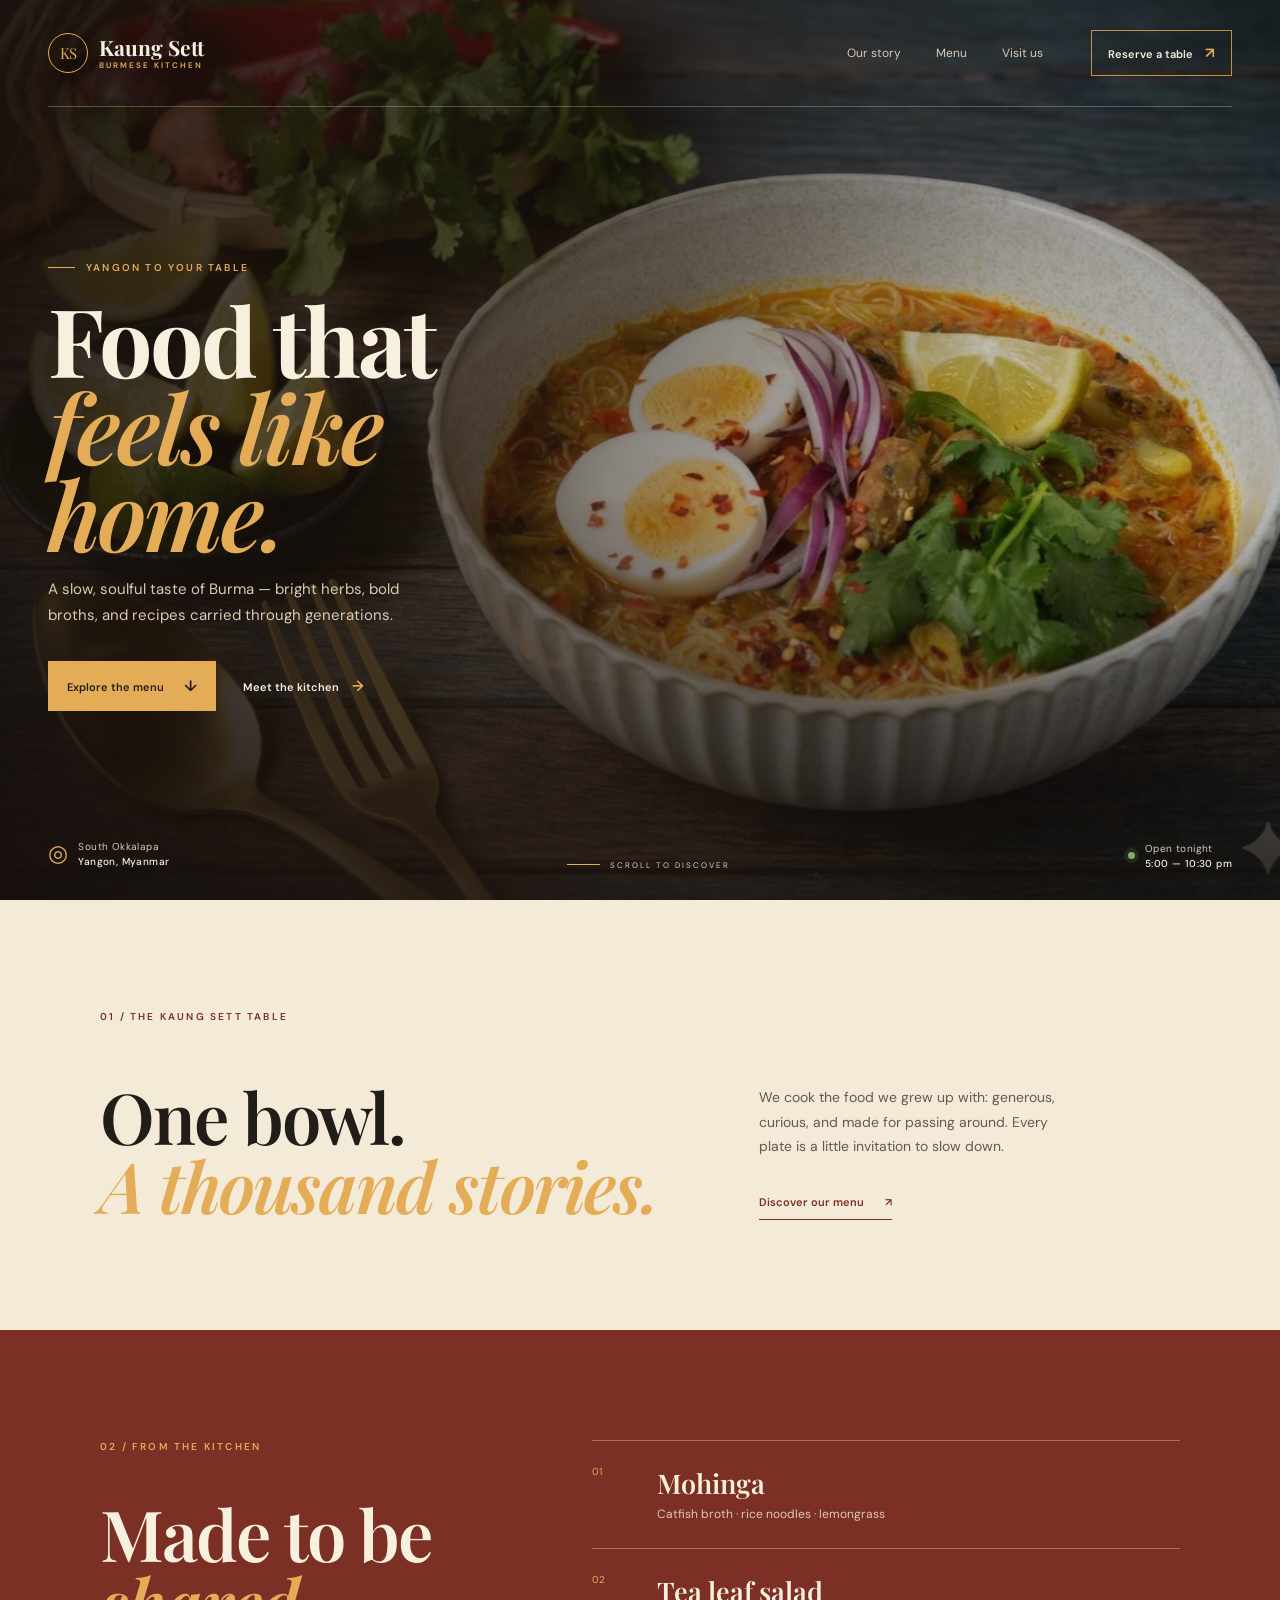
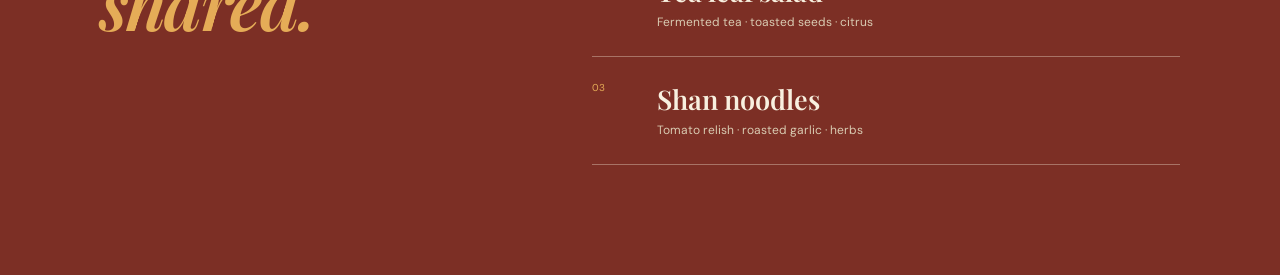
<file: index.html>
<!doctype html>
<html lang="en">
<head>
  <meta charset="UTF-8" />
  <meta name="viewport" content="width=device-width, initial-scale=1.0" />
  <meta name="description" content="Kaung Sett Burmese Restaurant - soulful food, shared slowly." />
  <title>Kaung Sett | Burmese Restaurant</title>
  <link rel="preconnect" href="https://fonts.googleapis.com" />
  <link rel="preconnect" href="https://fonts.gstatic.com" crossorigin />
  <link href="https://fonts.googleapis.com/css2?family=DM+Sans:wght@400;500;600&family=Playfair+Display:ital,wght@0,600;0,700;1,600;1,700&display=swap" rel="stylesheet" />
  <link rel="stylesheet" href="styles.css" />
</head>
<body>
  <main>
    <section class="hero" id="home" aria-label="Welcome to Kaung Sett Burmese Restaurant">
      <div class="hero-image" role="img" aria-label="A steaming bowl of Burmese mohinga with herbs and lime"></div>
      <div class="hero-wash"></div>

      <header class="site-header">
        <a class="brand" href="#home" aria-label="Kaung Sett home">
          <span class="brand-mark">KS</span>
          <span class="brand-copy"><strong>Kaung Sett</strong><small>BURMESE KITCHEN</small></span>
        </a>
        <nav class="nav-links" aria-label="Primary navigation">
          <a href="story.html">Our story</a>
          <a href="menu.html">Menu</a>
          <a href="visit.html">Visit us</a>
        </nav>
        <a class="reserve-button" href="#reserve">Reserve a table <span aria-hidden="true">↗</span></a>
      </header>

      <div class="hero-content">
        <p class="eyebrow"><span></span> Yangon to your table</p>
        <h1>Food that<br /><em>feels like home.</em></h1>
        <p class="hero-intro">A slow, soulful taste of Burma — bright herbs, bold broths, and recipes carried through generations.</p>
        <div class="hero-actions">
            <a class="primary-button" href="menu.html">Explore the menu <span aria-hidden="true">↓</span></a>
            <a class="text-button" href="story.html">Meet the kitchen <span aria-hidden="true">→</span></a>
        </div>
      </div>

      <div class="hero-footer">
        <div class="location"><span class="pin">◎</span><span>South Okkalapa<br /><strong>Yangon, Myanmar</strong></span></div>
        <div class="scroll-cue"><span class="line"></span> Scroll to discover</div>
        <div class="open-hours"><span class="status-dot"></span><span>Open tonight<br /><strong>5:00 — 10:30 pm</strong></span></div>
      </div>
    </section>

    <section class="intro-section" id="story">
      <div class="section-kicker">01 / The Kaung Sett table</div>
      <div class="intro-grid">
        <h2>One bowl.<br /><em>A thousand stories.</em></h2>
        <div class="intro-copy"><p>We cook the food we grew up with: generous, curious, and made for passing around. Every plate is a little invitation to slow down.</p><a href="menu.html" class="arrow-link">Discover our menu <span>↗</span></a></div>
      </div>
    </section>

    <section class="menu-section" id="menu">
      <div><div class="section-kicker">02 / From the kitchen</div><h2>Made to be<br /><em>shared.</em></h2></div>
      <div class="dish-list"><article><span>01</span><h3>Mohinga</h3><p>Catfish broth · rice noodles · lemongrass</p></article><article><span>02</span><h3>Tea leaf salad</h3><p>Fermented tea · toasted seeds · citrus</p></article><article><span>03</span><h3>Shan noodles</h3><p>Tomato relish · roasted garlic · herbs</p></article></div>
    </section>
  </main>
  <script src="script.js"></script>
</body>
</html>
</file>
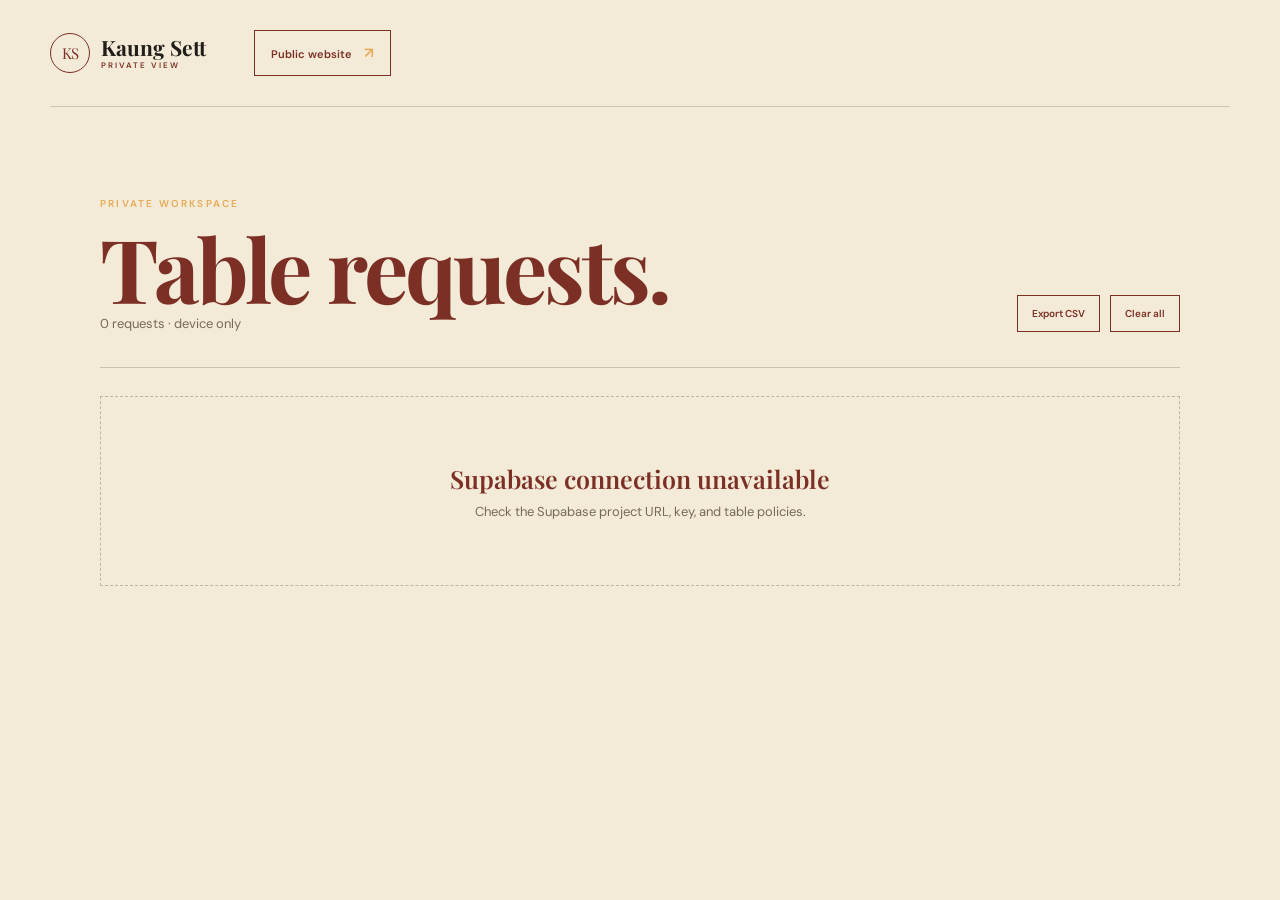
<file: admin.html>
<!doctype html>
<html lang="en">
<head>
  <meta charset="UTF-8" />
  <meta name="viewport" content="width=device-width, initial-scale=1.0" />
  <meta name="robots" content="noindex, nofollow" />
  <title>Private Requests | Kaung Sett</title>
  <link rel="preconnect" href="https://fonts.googleapis.com" />
  <link rel="preconnect" href="https://fonts.gstatic.com" crossorigin />
  <link href="https://fonts.googleapis.com/css2?family=DM+Sans:wght@400;500;600&family=Playfair+Display:ital,wght@0,600;0,700;1,600;1,700&display=swap" rel="stylesheet" />
  <link rel="stylesheet" href="styles.css" />
</head>
<body class="inner-page admin-page">
  <header class="site-header"><a class="brand" href="index.html"><span class="brand-mark">KS</span><span class="brand-copy"><strong>Kaung Sett</strong><small>PRIVATE VIEW</small></span></a><a class="reserve-button" href="visit.html">Public website <span>↗</span></a></header>
  <main class="admin-shell">
    <div class="admin-heading"><div><div class="section-kicker">Private workspace</div><h1>Table requests.</h1><p id="reservation-count">0 requests</p></div><div class="admin-actions"><button id="export-reservations" type="button">Export CSV</button><button id="clear-reservations" type="button">Clear all</button></div></div>
    <section id="reservation-list" class="reservation-list" aria-live="polite"></section>
  </main>
  <script src="script.js"></script>
</body>
</html>
</file>
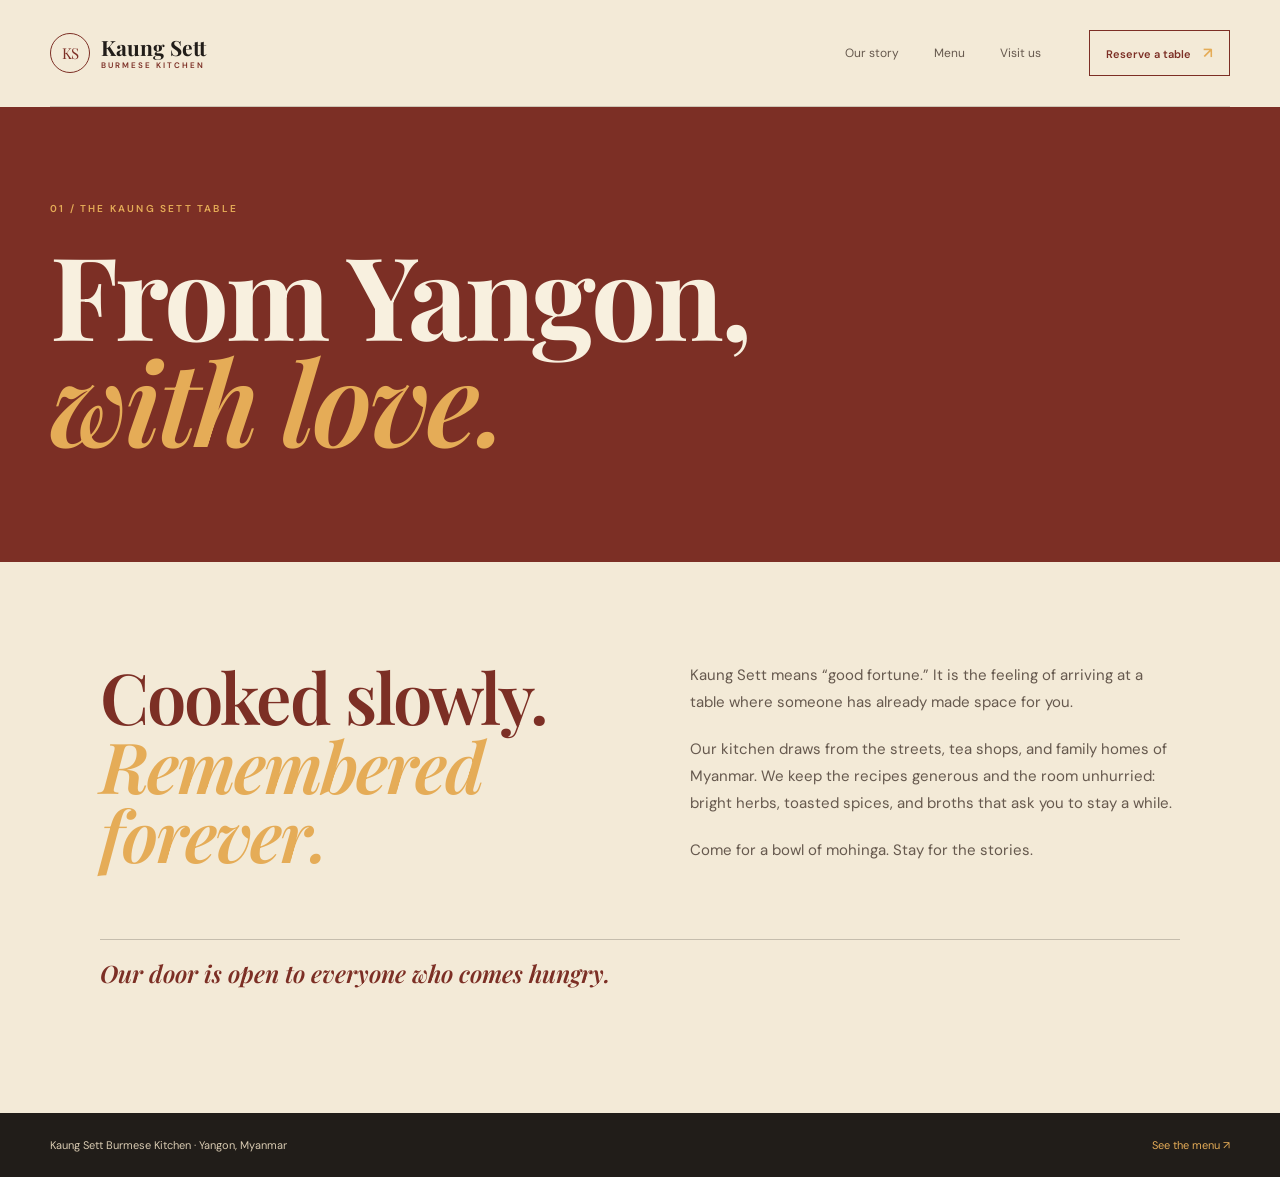
<file: story.html>
<!doctype html>
<html lang="en">
<head>
  <meta charset="UTF-8" /><meta name="viewport" content="width=device-width, initial-scale=1.0" />
  <meta name="description" content="The story behind Kaung Sett Burmese Kitchen." /><title>Our Story | Kaung Sett</title>
  <link rel="preconnect" href="https://fonts.googleapis.com" /><link rel="preconnect" href="https://fonts.gstatic.com" crossorigin />
  <link href="https://fonts.googleapis.com/css2?family=DM+Sans:wght@400;500;600&family=Playfair+Display:ital,wght@0,600;0,700;1,600;1,700&display=swap" rel="stylesheet" /><link rel="stylesheet" href="styles.css" />
</head>
<body class="inner-page">
  <header class="site-header"><a class="brand" href="index.html"><span class="brand-mark">KS</span><span class="brand-copy"><strong>Kaung Sett</strong><small>BURMESE KITCHEN</small></span></a><nav class="nav-links" aria-label="Primary navigation"><a href="story.html">Our story</a><a href="menu.html">Menu</a><a href="visit.html">Visit us</a></nav><a class="reserve-button" href="visit.html#reserve">Reserve a table <span>↗</span></a></header>
  <main><section class="page-hero"><div class="section-kicker">01 / The Kaung Sett table</div><h1>From Yangon,<br /><em>with love.</em></h1></section><section class="content-shell"><div class="story-layout"><div><h2>Cooked slowly.<br /><em>Remembered forever.</em></h2></div><div class="long-copy"><p>Kaung Sett means “good fortune.” It is the feeling of arriving at a table where someone has already made space for you.</p><p>Our kitchen draws from the streets, tea shops, and family homes of Myanmar. We keep the recipes generous and the room unhurried: bright herbs, toasted spices, and broths that ask you to stay a while.</p><p>Come for a bowl of mohinga. Stay for the stories.</p></div></div><p class="story-note">Our door is open to everyone who comes hungry.</p></section></main><footer class="site-footer"><span>Kaung Sett Burmese Kitchen · Yangon, Myanmar</span><a href="menu.html">See the menu ↗</a></footer>
</body></html>
</file>
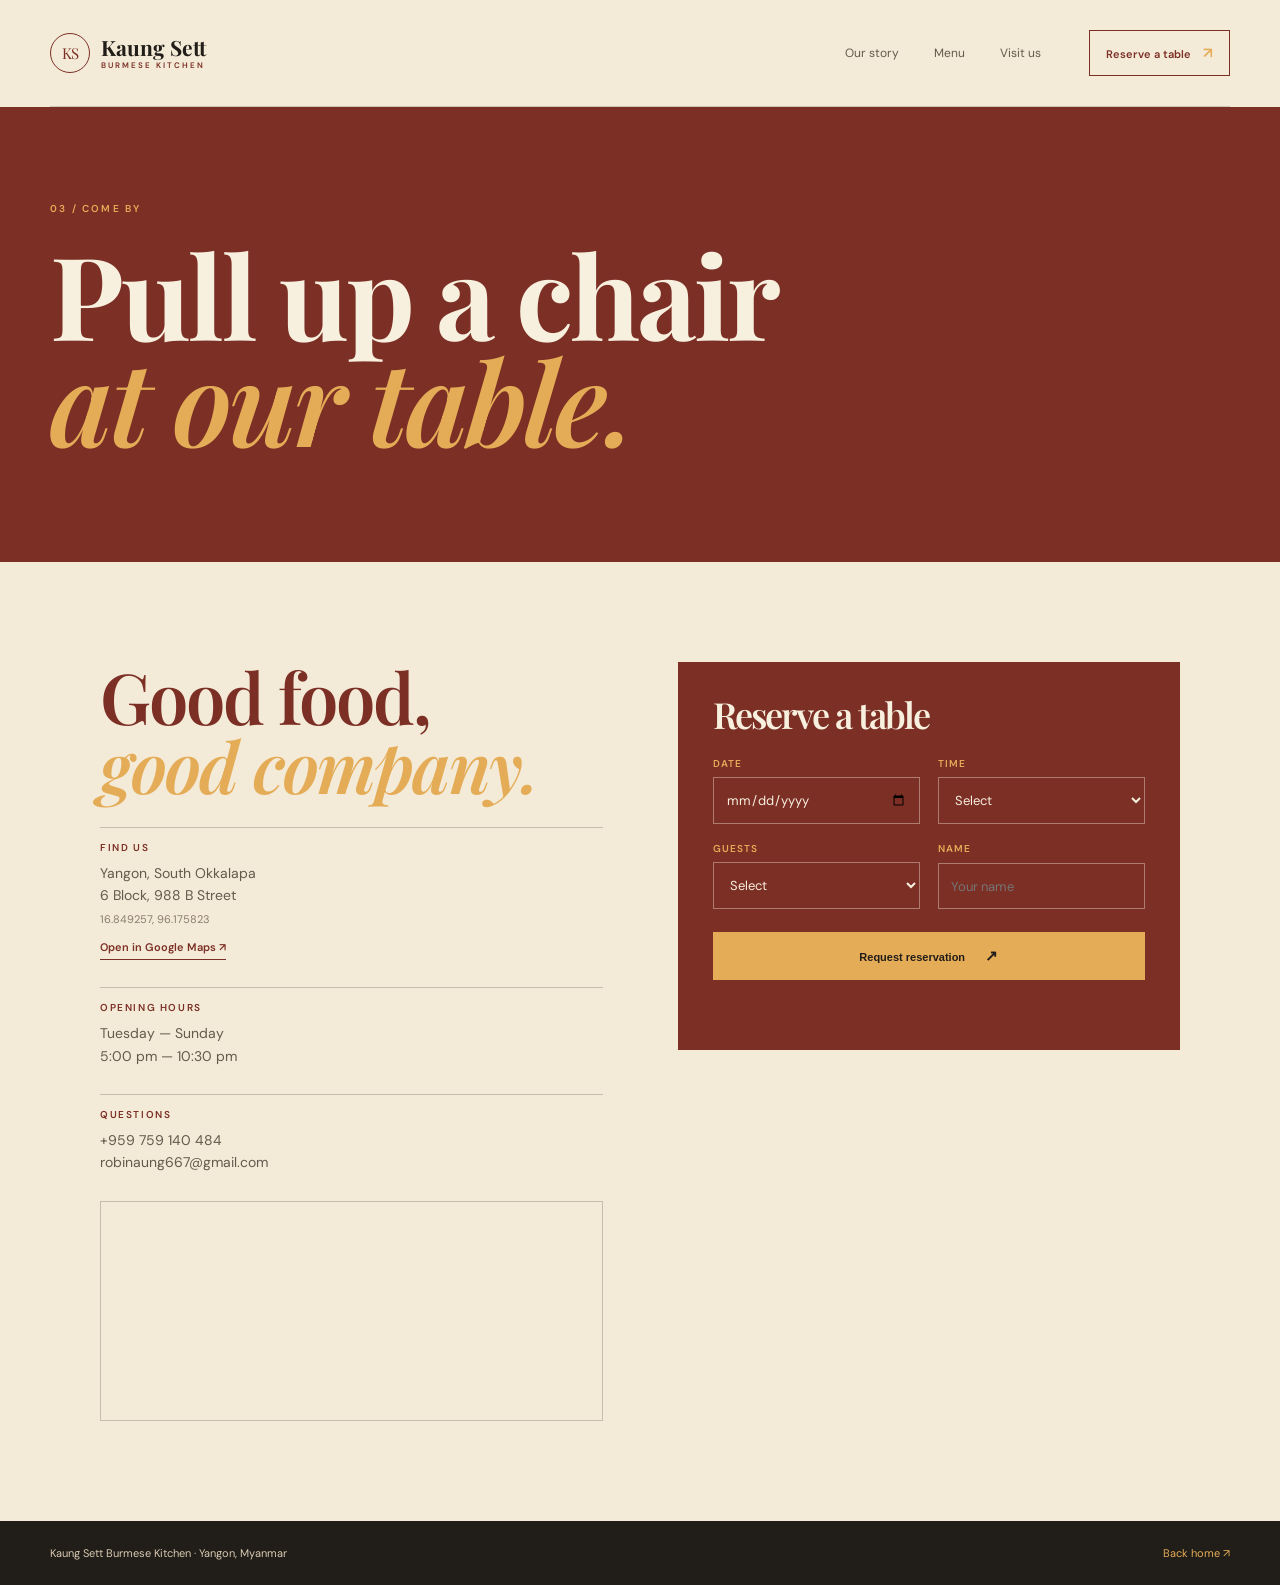
<file: visit.html>
<!doctype html>
<html lang="en">
<head>
  <meta charset="UTF-8" /><meta name="viewport" content="width=device-width, initial-scale=1.0" />
  <meta name="description" content="Visit Kaung Sett Burmese Kitchen or reserve a table." /><title>Visit Us | Kaung Sett</title>
  <link rel="preconnect" href="https://fonts.googleapis.com" /><link rel="preconnect" href="https://fonts.gstatic.com" crossorigin />
  <link href="https://fonts.googleapis.com/css2?family=DM+Sans:wght@400;500;600&family=Playfair+Display:ital,wght@0,600;0,700;1,600;1,700&display=swap" rel="stylesheet" /><link rel="stylesheet" href="styles.css" />
</head>
<body class="inner-page">
  <header class="site-header"><a class="brand" href="index.html"><span class="brand-mark">KS</span><span class="brand-copy"><strong>Kaung Sett</strong><small>BURMESE KITCHEN</small></span></a><nav class="nav-links" aria-label="Primary navigation"><a href="story.html">Our story</a><a href="menu.html">Menu</a><a href="visit.html">Visit us</a></nav><a class="reserve-button" href="#reserve">Reserve a table <span>↗</span></a></header>
  <main><section class="page-hero"><div class="section-kicker">03 / Come by</div><h1>Pull up a chair<br /><em>at our table.</em></h1></section><section class="content-shell"><div class="visit-layout"><div class="visit-details"><h2>Good food,<br /><em>good company.</em></h2><div class="visit-detail"><span>Find us</span><p>Yangon, South Okkalapa<br />6 Block, 988 B Street<br /><small>16.849257, 96.175823</small></p><a class="map-link" href="https://www.google.com/maps/search/?api=1&query=16.849257,96.175823" target="_blank" rel="noopener">Open in Google Maps ↗</a></div><div class="visit-detail"><span>Opening hours</span><p>Tuesday — Sunday<br />5:00 pm — 10:30 pm</p></div><div class="visit-detail"><span>Questions</span><p><a href="tel:+959759140484">+959 759 140 484</a><br /><a href="mailto:robinaung667@gmail.com">robinaung667@gmail.com</a></p></div><div class="map-card"><iframe title="Kaung Sett location map" src="https://www.openstreetmap.org/export/embed.html?bbox=96.1708%2C16.8455%2C96.1808%2C16.8530&amp;layer=mapnik&amp;marker=16.849257%2C96.175823" loading="lazy"></iframe></div></div><form class="reservation-form" id="reserve"><h2>Reserve a table</h2><div class="field-grid"><div class="field"><label for="date">Date</label><input id="date" type="date" required /></div><div class="field"><label for="time">Time</label><select id="time" required><option value="">Select</option><option>5:00 pm</option><option>6:30 pm</option><option>8:00 pm</option><option>9:30 pm</option></select></div></div><div class="field-grid"><div class="field"><label for="guests">Guests</label><select id="guests" required><option value="">Select</option><option>2 guests</option><option>3 guests</option><option>4 guests</option><option>5+ guests</option></select></div><div class="field"><label for="name">Name</label><input id="name" type="text" placeholder="Your name" required /></div></div><button class="primary-button form-button" type="submit">Request reservation <span>↗</span></button><p class="form-message" aria-live="polite"></p></form></div></section></main><footer class="site-footer"><span>Kaung Sett Burmese Kitchen · Yangon, Myanmar</span><a href="index.html">Back home ↗</a></footer><script src="script.js"></script>
</body></html>
</file>
<file: styles.css>
:root {
  --ink: #f8f0df;
  --muted: #d9cbb2;
  --red: #7c2f25;
  --red-dark: #4e1e1b;
  --gold: #e5ac57;
  --paper: #f3ead7;
  --charcoal: #211d19;
  --serif: 'Playfair Display', Georgia, serif;
  --sans: 'DM Sans', Helvetica, sans-serif;
}

* { box-sizing: border-box; }
html { scroll-behavior: smooth; }
body { margin: 0; color: var(--ink); background: var(--charcoal); font-family: var(--sans); }
a { color: inherit; text-decoration: none; }
.hero { min-height: 100svh; position: relative; overflow: hidden; display: flex; flex-direction: column; isolation: isolate; }
.hero-image { position: absolute; inset: 0; z-index: -3; background: url('mohinga-hero.jpg') center 62% / cover no-repeat; transform: scale(1.02); animation: enter-image 1.4s ease-out both; }
.hero-wash { position: absolute; inset: 0; z-index: -2; background: linear-gradient(90deg, rgba(22, 15, 11, .89) 0%, rgba(31, 21, 15, .6) 39%, rgba(31, 21, 15, .13) 78%), linear-gradient(0deg, rgba(22, 16, 12, .78), transparent 45%, rgba(17, 12, 10, .35)); }
.site-header { width: min(1380px, calc(100% - 96px)); margin: 0 auto; padding: 30px 0; display: flex; align-items: center; gap: 48px; border-bottom: 1px solid rgba(248,240,223,.27); animation: rise-in .8s .1s ease-out both; }
.brand { display: flex; align-items: center; gap: 11px; min-width: max-content; }
.brand-mark { display: grid; place-items: center; width: 40px; height: 40px; border: 1px solid var(--gold); border-radius: 50%; color: var(--gold); font-family: var(--serif); font-size: 15px; letter-spacing: -1px; }
.brand-copy { display: grid; gap: 2px; font-family: var(--serif); font-size: 21px; line-height: 1; }
.brand-copy small { color: var(--gold); font: 600 8px var(--sans); letter-spacing: 2px; }
.nav-links { display: flex; gap: 35px; margin-left: auto; color: var(--muted); font-size: 12px; }
.nav-links a, .reserve-button, .text-button, .arrow-link { transition: color .2s ease; }
.nav-links a:hover, .text-button:hover, .arrow-link:hover { color: var(--gold); }
.reserve-button { border: 1px solid rgba(229,172,87,.8); padding: 12px 16px; color: var(--ink); font-size: 11px; font-weight: 600; }
.reserve-button span { color: var(--gold); padding-left: 9px; font-size: 15px; }
.hero-content { margin: auto 0 auto max(calc((100% - 1380px) / 2), 48px); width: min(550px, calc(100% - 96px)); padding: 80px 0 40px; animation: rise-in .9s .28s ease-out both; }
.eyebrow, .section-kicker { display: flex; align-items: center; gap: 11px; color: var(--gold); font-size: 10px; font-weight: 600; letter-spacing: 2.2px; text-transform: uppercase; }
.eyebrow span { width: 27px; height: 1px; background: var(--gold); }
h1 { margin: 22px 0 20px; font: 700 clamp(56px, 7.4vw, 106px)/.92 var(--serif); letter-spacing: -3px; }
h1 em, h2 em { font-weight: 600; color: var(--gold); }
.hero-intro { max-width: 380px; color: var(--muted); font-size: 15px; line-height: 1.7; }
.hero-actions { display: flex; align-items: center; gap: 27px; margin-top: 33px; }
.primary-button { background: var(--gold); color: var(--charcoal); padding: 15px 19px; font-size: 11px; font-weight: 600; transition: background .2s ease, transform .2s ease; }
.primary-button:hover { background: #f0c878; transform: translateY(-2px); }
.primary-button span { padding-left: 17px; font-size: 15px; }
.text-button { font-size: 11px; font-weight: 600; color: var(--ink); }
.text-button span { color: var(--gold); padding-left: 10px; font-size: 15px; }
.hero-footer { width: min(1380px, calc(100% - 96px)); margin: 0 auto; padding: 21px 0 29px; display: flex; align-items: end; justify-content: space-between; color: var(--muted); font-size: 10px; line-height: 1.5; letter-spacing: .4px; animation: rise-in .8s .5s ease-out both; }
.location, .open-hours { display: flex; align-items: center; gap: 10px; }
.location strong, .open-hours strong { color: var(--ink); font-weight: 500; }
.pin { color: var(--gold); font-size: 23px; }.status-dot { width: 7px; height: 7px; background: #89a76b; border-radius: 50%; box-shadow: 0 0 0 4px rgba(137,167,107,.14); }
.scroll-cue { display: flex; align-items: center; gap: 10px; text-transform: uppercase; letter-spacing: 2px; font-size: 8px; }.line { width: 33px; height: 1px; background: var(--gold); }
.intro-section { background: var(--paper); color: var(--charcoal); padding: 110px max(calc((100% - 1080px) / 2), 48px); }.intro-section .section-kicker, .menu-section .section-kicker { color: var(--red); }.intro-grid { display: grid; grid-template-columns: 1.1fr .8fr; gap: 80px; align-items: end; margin-top: 48px; }
h2 { margin: 0; font: 600 clamp(42px, 5.5vw, 76px)/.98 var(--serif); letter-spacing: -2px; } .intro-copy { max-width: 320px; color: #66594e; font-size: 14px; line-height: 1.75; }.arrow-link { display: inline-block; margin-top: 20px; color: var(--red); font-size: 11px; font-weight: 600; border-bottom: 1px solid var(--red); padding-bottom: 7px; }.arrow-link span { padding-left: 18px; }
.menu-section { display: grid; grid-template-columns: .8fr 1.2fr; gap: 100px; padding: 110px max(calc((100% - 1080px) / 2), 48px); background: var(--red); }.menu-section .section-kicker { color: var(--gold); }.menu-section h2 { margin-top: 46px; }.dish-list { border-top: 1px solid rgba(248,240,223,.35); }.dish-list article { padding: 24px 0 26px; border-bottom: 1px solid rgba(248,240,223,.35); display: grid; grid-template-columns: 45px 1fr; column-gap: 20px; }.dish-list article span { color: var(--gold); font-size: 10px; grid-row: span 2; }.dish-list h3 { margin: 0 0 5px; font: 600 27px var(--serif); }.dish-list p { margin: 0; color: var(--muted); font-size: 12px; }
@keyframes rise-in { from { opacity: 0; transform: translateY(18px); } to { opacity: 1; transform: translateY(0); } } @keyframes enter-image { from { opacity: .3; transform: scale(1.08); } to { opacity: 1; transform: scale(1.02); } }
@media (max-width: 720px) { .site-header, .hero-footer { width: calc(100% - 40px); }.site-header { padding: 20px 0; gap: 16px; }.nav-links { display: none; }.reserve-button { margin-left: auto; padding: 11px 10px; font-size: 10px; }.brand-copy { font-size: 18px; }.hero-content { margin-left: 20px; width: calc(100% - 40px); padding-top: 60px; }.hero-image { background-position: 65% center; }.hero-wash { background: linear-gradient(90deg, rgba(22,15,11,.86), rgba(22,15,11,.36)), linear-gradient(0deg, rgba(22,16,12,.8), transparent 60%); } h1 { letter-spacing: -2px; }.hero-intro { font-size: 14px; max-width: 290px; }.hero-footer { padding-bottom: 22px; }.scroll-cue { display: none; }.intro-section, .menu-section { padding: 75px 20px; }.intro-grid, .menu-section { grid-template-columns: 1fr; gap: 40px; }.intro-grid { margin-top: 34px; }.menu-section h2 { margin-top: 28px; }.dish-list article { padding: 20px 0; } }
@media (prefers-reduced-motion: reduce) { *, *::before, *::after { animation-duration: .01ms !important; animation-iteration-count: 1 !important; scroll-behavior: auto !important; } }

.inner-page { background: var(--paper); color: var(--charcoal); min-height: 100vh; }
.inner-page .site-header { width: min(1180px, calc(100% - 96px)); border-color: rgba(33,29,25,.18); color: var(--charcoal); }
.inner-page .brand-mark { color: var(--red); border-color: var(--red); }.inner-page .brand-copy small { color: var(--red); }.inner-page .nav-links { color: #66594e; }.inner-page .nav-links a:hover { color: var(--red); }.inner-page .reserve-button { color: var(--red); border-color: var(--red); }
.page-hero { background: var(--red); color: var(--ink); padding: 95px max(calc((100% - 1180px) / 2), 48px) 110px; }.page-hero .section-kicker { color: var(--gold); }.page-hero h1 { max-width: 780px; margin: 25px 0 0; font-size: clamp(60px, 9vw, 130px); }.page-hero h1 em { color: var(--gold); }
.content-shell { width: min(1080px, calc(100% - 96px)); margin: 0 auto; padding: 100px 0; }.content-shell .section-kicker { color: var(--red); }
.menu-grid { display: grid; grid-template-columns: repeat(2, 1fr); gap: 0 65px; margin-top: 45px; }.menu-category { margin-bottom: 70px; }.menu-category h2 { font-size: 42px; color: var(--red); margin-bottom: 25px; }.menu-item { border-top: 1px solid rgba(33,29,25,.22); padding: 19px 0 17px; display: grid; grid-template-columns: 92px 1fr auto; align-items: center; gap: 15px; }.menu-item img { width: 92px; height: 78px; display: block; object-fit: cover; filter: saturate(.86); }.menu-item h3 { margin: 0 0 4px; font: 600 22px var(--serif); }.menu-item p { margin: 0; color: #76695b; font-size: 12px; line-height: 1.5; }.menu-item strong { color: var(--red); font: 600 14px var(--sans); }
.dessert-category { margin-top: 15px; padding-top: 10px; border-top: 1px solid rgba(33,29,25,.22); }.dessert-grid { display: grid; grid-template-columns: repeat(2, 1fr); gap: 0 65px; }.dessert-category h2 { margin-top: 25px; }
.story-layout, .visit-layout { display: grid; grid-template-columns: 1fr 1fr; gap: 100px; align-items: start; }.story-layout h2, .visit-layout h2 { color: var(--red); }.long-copy { color: #66594e; font-size: 15px; line-height: 1.8; }.long-copy p { margin: 0 0 20px; }.story-note { margin-top: 55px; padding-top: 18px; border-top: 1px solid rgba(33,29,25,.22); color: var(--red); font: italic 600 24px/1.3 var(--serif); }
.visit-layout { gap: 75px; }.visit-details { display: grid; gap: 27px; }.visit-detail { border-top: 1px solid rgba(33,29,25,.22); padding-top: 13px; }.visit-detail span { display: block; color: var(--red); font-size: 10px; font-weight: 600; letter-spacing: 1.6px; text-transform: uppercase; margin-bottom: 8px; }.visit-detail p { margin: 0; color: #66594e; font-size: 14px; line-height: 1.6; }.visit-detail small { color: #8b7b6c; font-size: 11px; }.map-link { display: inline-block; margin-top: 11px; color: var(--red); font-size: 11px; font-weight: 600; border-bottom: 1px solid var(--red); padding-bottom: 5px; }.map-card { height: 220px; overflow: hidden; border: 1px solid rgba(33,29,25,.22); }.map-card iframe { width: 100%; height: 100%; border: 0; filter: sepia(.15) saturate(.8); }.reservation-form { background: var(--red); color: var(--ink); padding: 35px; }.reservation-form h2 { color: var(--ink); font-size: 36px; margin-bottom: 25px; }.field-grid { display: grid; grid-template-columns: 1fr 1fr; gap: 18px; }.field { display: grid; gap: 7px; margin-bottom: 18px; }.field label { color: var(--gold); font-size: 10px; font-weight: 600; letter-spacing: 1px; text-transform: uppercase; }.field input, .field select { width: 100%; border: 1px solid rgba(248,240,223,.4); background: transparent; color: var(--ink); padding: 13px 12px; font: 13px var(--sans); border-radius: 0; }.field select option { color: var(--charcoal); }.form-button { border: 0; cursor: pointer; width: 100%; margin-top: 5px; }.form-message { min-height: 18px; color: var(--gold); font-size: 12px; margin: 17px 0 0; }
.site-footer { background: var(--charcoal); color: var(--muted); padding: 25px max(calc((100% - 1180px) / 2), 48px); display: flex; justify-content: space-between; font-size: 11px; }.site-footer a { color: var(--gold); }
.order-bar { position: sticky; bottom: 0; z-index: 5; width: min(1080px, calc(100% - 96px)); margin: -35px auto 45px; padding: 13px 15px 13px 20px; display: flex; justify-content: space-between; align-items: center; background: var(--charcoal); color: var(--ink); box-shadow: 0 8px 24px rgba(33,29,25,.18); }.order-bar > div { display: flex; align-items: center; gap: 18px; }.order-count { color: var(--muted); font-size: 11px; }.order-total { color: var(--gold); font: 600 18px var(--serif); }.view-order { border: 1px solid var(--gold); background: transparent; color: var(--ink); padding: 11px 14px; cursor: pointer; font: 600 10px var(--sans); }.view-order span { color: var(--gold); padding-left: 9px; }.menu-item { position: relative; }.menu-item .add-order { grid-column: 2 / -1; justify-self: start; border: 1px solid var(--red); background: transparent; color: var(--red); padding: 7px 10px; cursor: pointer; font: 600 9px var(--sans); }.menu-item .add-order:hover { background: var(--red); color: var(--ink); }.order-drawer { position: fixed; z-index: 20; top: 0; right: 0; width: min(430px, 100%); height: 100dvh; overflow: auto; padding: 34px; background: var(--paper); color: var(--charcoal); box-shadow: -12px 0 40px rgba(33,29,25,.22); transform: translateX(105%); transition: transform .3s ease; }.order-drawer.is-open { transform: translateX(0); }.drawer-backdrop { position: fixed; inset: 0; z-index: 19; background: rgba(33,29,25,.45); opacity: 0; pointer-events: none; transition: opacity .3s ease; }.drawer-backdrop.is-open { opacity: 1; pointer-events: auto; }.order-drawer-head { display: flex; justify-content: space-between; align-items: start; border-bottom: 1px solid rgba(33,29,25,.2); padding-bottom: 22px; }.order-drawer-head .section-kicker { color: var(--red); }.order-drawer h2 { color: var(--red); font-size: 42px; margin-top: 11px; }.close-order { border: 0; background: transparent; color: var(--red); cursor: pointer; font-size: 30px; line-height: 1; }.cart-items { display: grid; gap: 14px; padding: 24px 0; }.cart-line { display: grid; grid-template-columns: 1fr auto; gap: 10px; border-bottom: 1px solid rgba(33,29,25,.15); padding-bottom: 14px; }.cart-line h3 { margin: 0 0 4px; font: 600 18px var(--serif); }.cart-line p { margin: 0; color: #76695b; font-size: 11px; }.cart-controls { display: flex; align-items: center; gap: 9px; color: var(--red); font-size: 12px; }.cart-controls button { width: 24px; height: 24px; border: 1px solid var(--red); background: transparent; color: var(--red); cursor: pointer; }.cart-line strong { grid-column: 2; grid-row: 1; color: var(--red); }.cart-empty { padding: 35px 0; color: var(--red); font: italic 600 22px var(--serif); }.cart-empty span { color: #76695b; font: 12px var(--sans); }.order-checkout { border-top: 1px solid rgba(33,29,25,.2); padding-top: 18px; }.cart-total { display: flex; justify-content: space-between; margin-bottom: 20px; color: #76695b; font-size: 12px; }.cart-total strong { color: var(--red); font: 600 22px var(--serif); }.order-form { display: grid; gap: 12px; }.order-form label { display: grid; gap: 6px; color: var(--red); font-size: 10px; font-weight: 600; letter-spacing: 1px; text-transform: uppercase; }.order-form label span { font-weight: 400; letter-spacing: 0; text-transform: none; }.order-form input, .order-form textarea { width: 100%; border: 1px solid rgba(33,29,25,.3); background: transparent; color: var(--charcoal); padding: 11px; font: 13px var(--sans); resize: vertical; }.order-form .primary-button { border: 0; cursor: pointer; width: 100%; margin-top: 4px; }.order-message { color: var(--red); font-size: 11px; margin: 0; }
.admin-shell { width: min(1080px, calc(100% - 96px)); margin: 0 auto; padding: 90px 0; }.admin-heading { display: flex; align-items: end; justify-content: space-between; gap: 30px; padding-bottom: 35px; border-bottom: 1px solid rgba(33,29,25,.2); }.admin-heading h1 { color: var(--red); margin: 18px 0 6px; font-size: clamp(52px, 7vw, 88px); }.admin-heading p { color: #76695b; margin: 0; font-size: 13px; }.admin-actions { display: flex; gap: 10px; }.admin-actions button, .request-actions button { border: 1px solid var(--red); background: transparent; color: var(--red); padding: 11px 14px; cursor: pointer; font: 600 10px var(--sans); }.admin-actions button:hover, .request-actions button:hover { background: var(--red); color: var(--ink); }.reservation-list { display: grid; grid-template-columns: repeat(2, 1fr); gap: 18px; padding-top: 28px; }.request-card { background: #fffaf0; border: 1px solid rgba(33,29,25,.15); padding: 24px; }.request-top { display: flex; justify-content: space-between; gap: 15px; align-items: center; }.request-status { color: var(--red); font-size: 9px; font-weight: 600; letter-spacing: 1.5px; text-transform: uppercase; }.request-status.is-confirmed { color: #53713d; }.request-card time { color: #8b7b6c; font-size: 10px; }.request-card h2 { color: var(--charcoal); font-size: 27px; margin: 27px 0 5px; }.request-card p { color: #76695b; font-size: 13px; margin: 0; }.request-actions { display: flex; gap: 10px; margin-top: 25px; }.empty-state { grid-column: 1 / -1; display: grid; gap: 8px; padding: 65px 20px; text-align: center; color: #76695b; border: 1px dashed rgba(33,29,25,.25); }.empty-state strong { color: var(--red); font: 600 25px var(--serif); }.empty-state span { font-size: 13px; }
@media (max-width: 720px) { .inner-page .site-header { width: calc(100% - 40px); }.page-hero { padding: 65px 20px 72px; }.page-hero h1 { font-size: 58px; }.content-shell { width: calc(100% - 40px); padding: 70px 0; }.menu-grid, .dessert-grid, .story-layout, .visit-layout { grid-template-columns: 1fr; gap: 45px; }.menu-category { margin-bottom: 35px; }.reservation-form { padding: 25px 20px; }.field-grid { grid-template-columns: 1fr; gap: 0; }.site-footer { padding: 22px 20px; gap: 15px; flex-direction: column; }.order-bar { width: calc(100% - 40px); margin: -20px auto 30px; }.order-drawer { padding: 25px 20px; }.menu-item .add-order { grid-column: 2 / -1; } }
@media (max-width: 720px) { .admin-shell { width: calc(100% - 40px); padding: 65px 0; }.admin-heading { align-items: start; flex-direction: column; }.admin-actions { width: 100%; }.admin-actions button { flex: 1; }.reservation-list { grid-template-columns: 1fr; }.request-card { padding: 20px; } }
</file>
